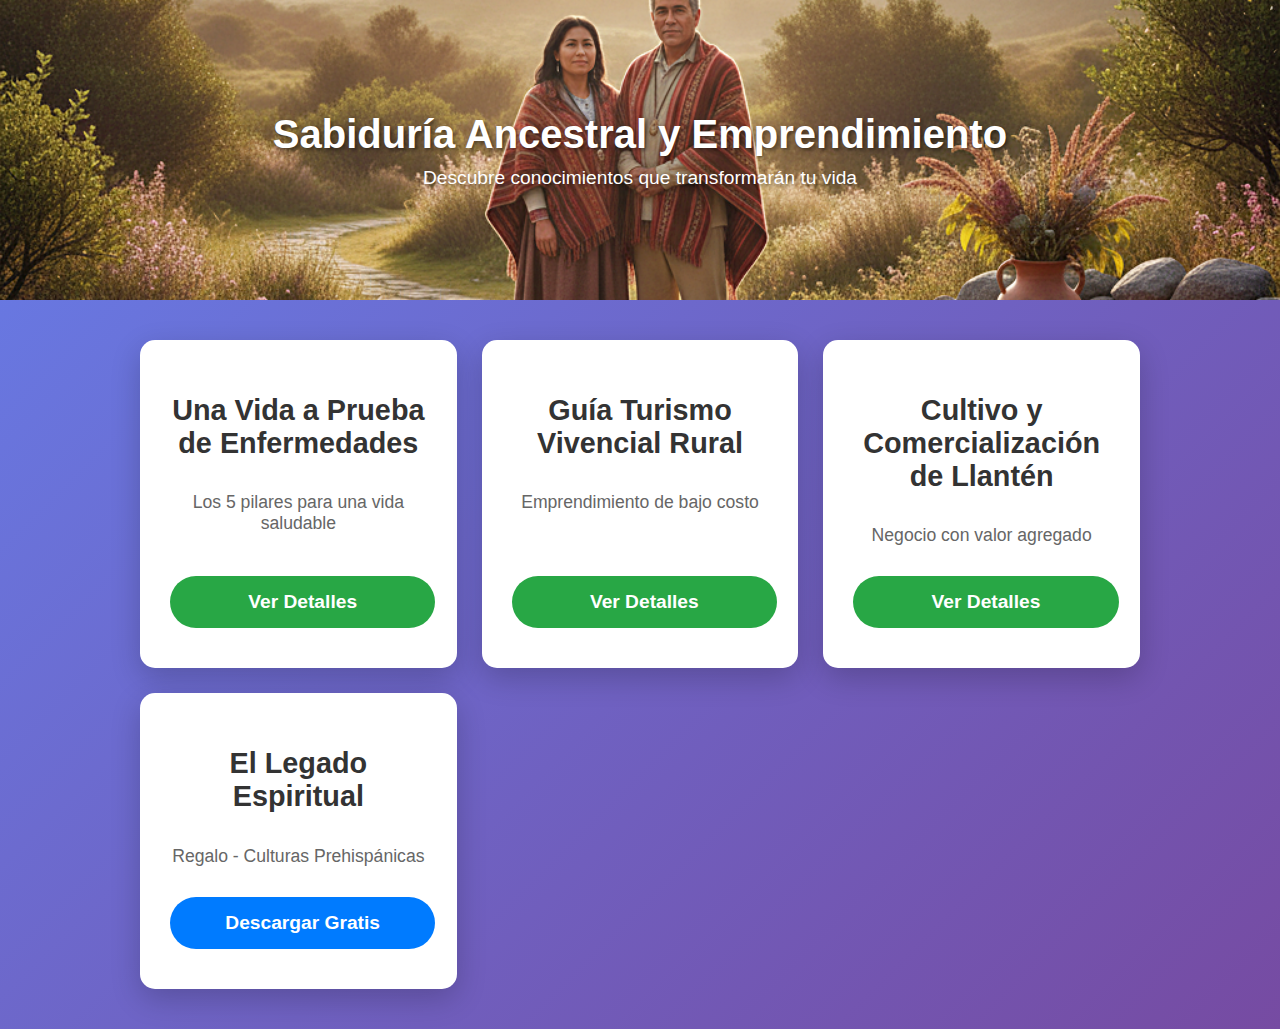
<file: index.html>
<!DOCTYPE html>
<html lang="es">
<head>
    <meta charset="UTF-8">
    <meta name="viewport" content="width=device-width, initial-scale=1.0">
    <title>Libros Digitales - Cultura y Emprendimiento</title>
    <link rel="stylesheet" href="estilos.css">
</head>
<body>
    <!-- Banner Superior -->
    <header class="banner">
        <div class="banner-content">
            <h1>Sabiduría Ancestral y Emprendimiento</h1>
            <p>Descubre conocimientos que transformarán tu vida</p>
        </div>
    </header>

    <!-- Contenido Principal -->
    <main class="container">
        <div class="producto">
            <h2>Una Vida a Prueba de Enfermedades</h2>
            <p>Los 5 pilares para una vida saludable</p>
            <a href="salud/index.html" class="btn-comprar">Ver Detalles</a>
        </div>

        <div class="producto">
            <h2>Guía Turismo Vivencial Rural</h2>
            <p>Emprendimiento de bajo costo</p>
            <a href="turismo/index.html" class="btn-comprar">Ver Detalles</a>
        </div>

        <div class="producto">
            <h2>Cultivo y Comercialización de Llantén</h2>
            <p>Negocio con valor agregado</p>
            <a href="llanten/index.html" class="btn-comprar">Ver Detalles</a>
        </div>

        <div class="producto">
            <h2>El Legado Espiritual</h2>
            <p>Regalo - Culturas Prehispánicas</p>
            <a href="espiritualidad/index.html" class="btn-gratis">Descargar Gratis</a>
        </div>
    </main>
</body>
</html>
</file>
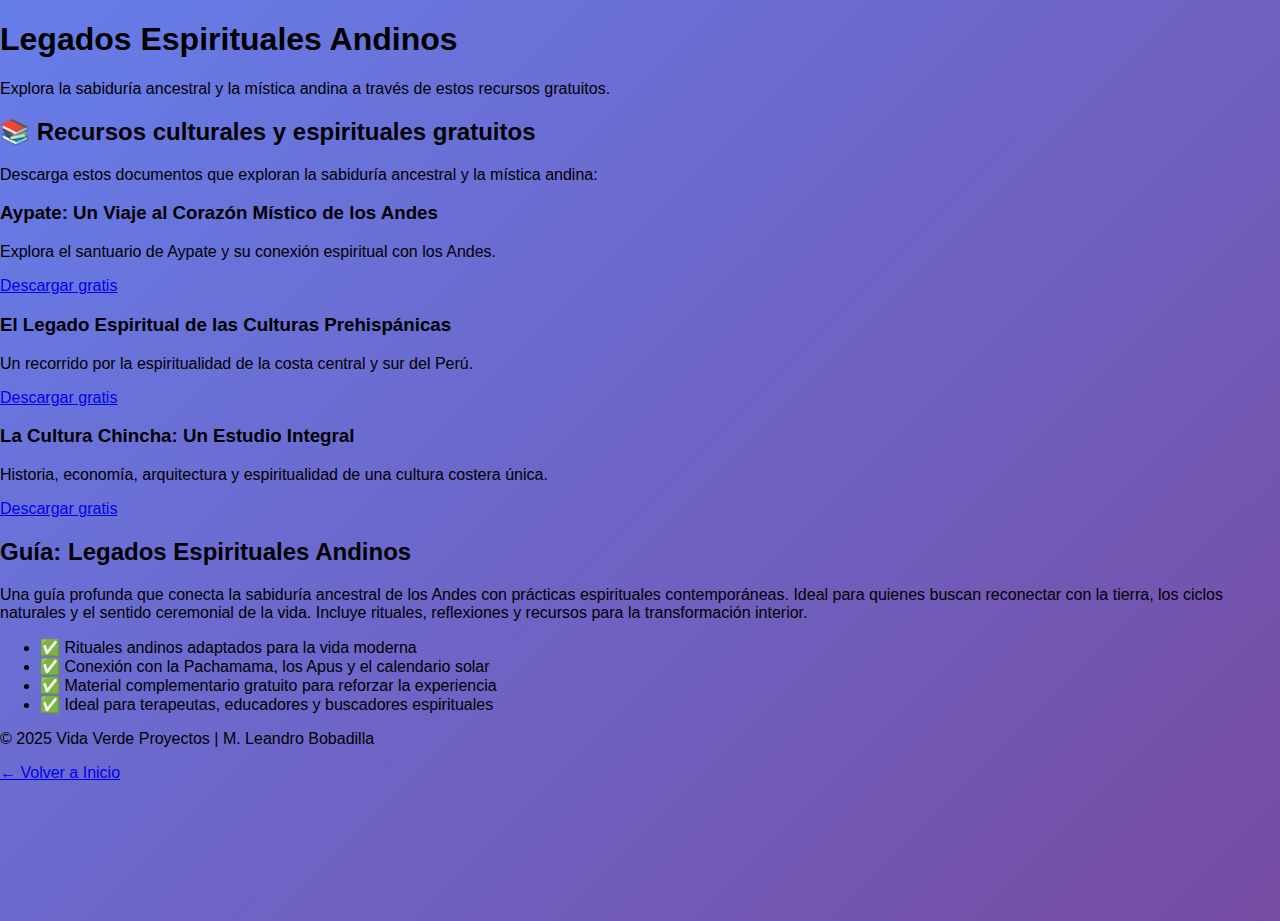
<file: Espiritualidad/index.html>
<!DOCTYPE html>
<html lang="es">
<head>
  <meta charset="UTF-8">
  <title>Legados Espirituales Andinos - Recursos Gratuitos</title>
  <link rel="stylesheet" href="../estilos.css">
</head>
<body>

  <header>
    <h1>Legados Espirituales Andinos</h1>
    <p>Explora la sabiduría ancestral y la mística andina a través de estos recursos gratuitos.</p>
  </header>

  <section class="recursos-gratuitos">
    <h2>📚 Recursos culturales y espirituales gratuitos</h2>
    <p>Descarga estos documentos que exploran la sabiduría ancestral y la mística andina:</p>
    
    <div class="cards">
      <div class="card">
        <h3>Aypate: Un Viaje al Corazón Místico de los Andes</h3>
        <p>Explora el santuario de Aypate y su conexión espiritual con los Andes.</p>
        <a href="Aypate.pdf" target="_blank" class="button">Descargar gratis</a>
      </div>

      <div class="card">
        <h3>El Legado Espiritual de las Culturas Prehispánicas</h3>
        <p>Un recorrido por la espiritualidad de la costa central y sur del Perú.</p>
        <a href="LegadoEspiritual.pdf" target="_blank" class="button">Descargar gratis</a>
      </div>

      <div class="card">
        <h3>La Cultura Chincha: Un Estudio Integral</h3>
        <p>Historia, economía, arquitectura y espiritualidad de una cultura costera única.</p>
        <a href="CulturaChincha.pdf" target="_blank" class="button">Descargar gratis</a>
      </div>
    </div>
  </section>

  <section>
    <h2>Guía: Legados Espirituales Andinos</h2>
    <p>Una guía profunda que conecta la sabiduría ancestral de los Andes con prácticas espirituales contemporáneas. Ideal para quienes buscan reconectar con la tierra, los ciclos naturales y el sentido ceremonial de la vida. Incluye rituales, reflexiones y recursos para la transformación interior.</p>
    <ul>
      <li>✅ Rituales andinos adaptados para la vida moderna</li>
      <li>✅ Conexión con la Pachamama, los Apus y el calendario solar</li>
      <li>✅ Material complementario gratuito para reforzar la experiencia</li>
      <li>✅ Ideal para terapeutas, educadores y buscadores espirituales</li>
    </ul>
   </section>

  <footer>
    <p>© 2025 Vida Verde Proyectos | M. Leandro Bobadilla</p>
    <a href="../index.html">← Volver a Inicio</a>
  </footer>

</body>
</html>
</file>
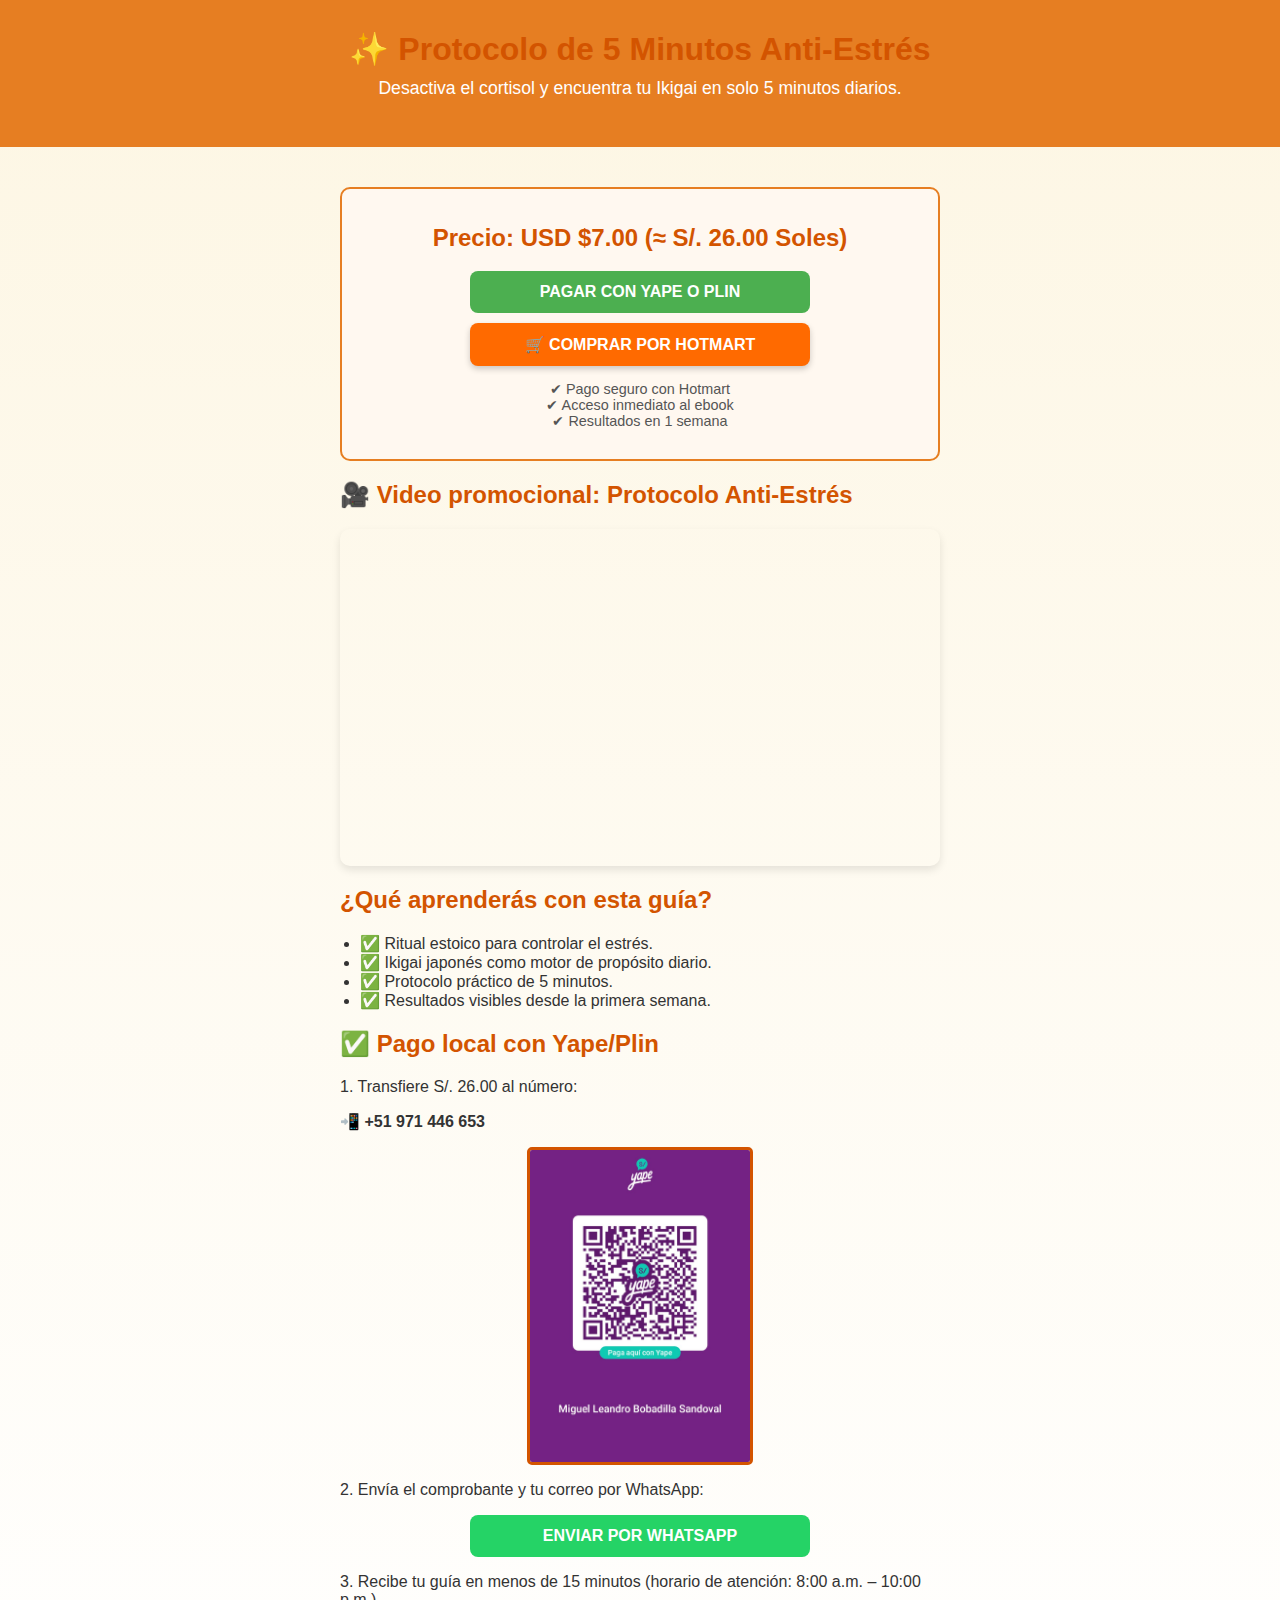
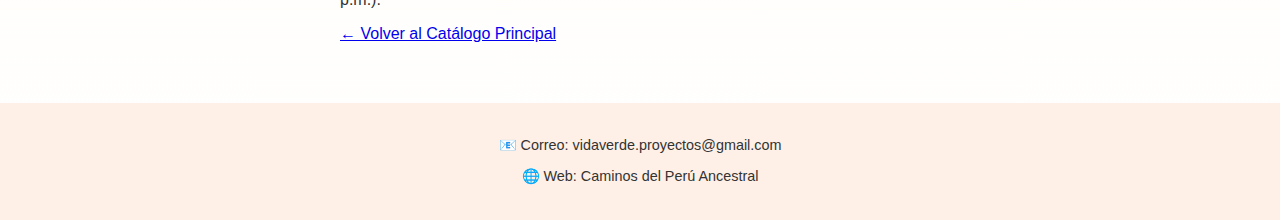
<file: Protocolo/Index.html>
<!DOCTYPE html>
<html lang="es">
<head>
  <meta charset="UTF-8">
  <meta name="viewport" content="width=device-width, initial-scale=1.0">
  <title>Protocolo de 5 Minutos Anti-Estrés</title>
  <style>
    body {
      font-family: Arial, sans-serif;
      margin: 0;
      padding: 0;
      background: linear-gradient(to bottom, #fdf6e3, #ffffff);
      color: #333;
    }
    main {
      max-width: 600px;
      margin: auto;
      padding: 20px;
    }
    h1, h2 {
      color: #d35400;
    }
    header {
      background-color: #e67e22;
      color: white;
      text-align: center;
      padding: 30px 20px;
    }
    header h1 {
      margin: 0;
      font-size: 2em;
    }
    header p {
      margin-top: 10px;
      font-size: 1.1em;
    }
    .bloque-compra {
      border: 2px solid #e67e22;
      border-radius: 10px;
      padding: 15px;
      margin: 20px 0;
      text-align: center;
      background-color: #fff8f0;
    }
    .btn {
      display: block;
      margin: 10px auto;
      padding: 12px 20px;
      border-radius: 8px;
      text-decoration: none;
      font-weight: bold;
      text-transform: uppercase;
      width: 90%;
      max-width: 300px;
      text-align: center;
    }
    .btn-local {
      background-color: #4caf50;
      color: white;
    }
    .btn-hotmart {
      background-color: #FF6A00; /* Naranja Hotmart */
      color: #fff;
      border: none;
      box-shadow: 0 3px 6px rgba(0,0,0,0.2);
      transition: background 0.3s ease, transform 0.2s ease;
    }
    .btn-hotmart:hover {
      background-color: #E55A00;
      transform: scale(1.05);
    }
    .btn-whatsapp {
      background-color: #25d366;
      color: white;
    }
    .qr-yape {
      max-width: 220px;
      height: auto;
      margin: 15px auto;
      border: 3px solid #d35400;
      border-radius: 5px;
      display: block;
    }
    ul {
      padding-left: 20px;
    }
    footer {
      text-align: center;
      font-size: 0.9em;
      margin-top: 40px;
      padding: 20px;
      background-color: #fef0e6;
    }
    footer a {
      color: #d35400;
      text-decoration: none;
      font-weight: bold;
    }
    /* 🎥 Video responsivo */
    .video-container {
      position: relative;
      padding-bottom: 56.25%;
      height: 0;
      overflow: hidden;
      max-width: 100%;
      margin: 20px 0;
      border-radius: 10px;
      box-shadow: 0 4px 8px rgba(0,0,0,0.1);
    }
    .video-container iframe {
      position: absolute;
      top: 0;
      left: 0;
      width: 100%;
      height: 100%;
      border: 0;
    }
  </style>
</head>
<body>

  <header>
    <h1>✨ Protocolo de 5 Minutos Anti-Estrés</h1>
    <p>Desactiva el cortisol y encuentra tu Ikigai en solo 5 minutos diarios.</p>
  </header>

  <main>
    <div class="bloque-compra">
      <h2>Precio: USD $7.00 (≈ S/. 26.00 Soles)</h2>
      <a href="#pago-local" class="btn btn-local">Pagar con Yape o Plin</a>
      <a href="https://pay.hotmart.com/Y103153008A" class="btn btn-hotmart" target="_blank">🛒 Comprar por Hotmart</a>
      <p style="margin-top:15px; font-size:0.9em; color:#555;">
        ✔ Pago seguro con Hotmart<br>
        ✔ Acceso inmediato al ebook<br>
        ✔ Resultados en 1 semana
      </p>
    </div>

    <!-- 🎥 Video promocional -->
    <h2>🎥 Video promocional: Protocolo Anti-Estrés</h2>
    <div class="video-container">
      <iframe src="https://www.youtube.com/embed/tu-video-id" 
      title="Video Protocolo Anti-Estrés" allowfullscreen></iframe>
    </div>

    <h2>¿Qué aprenderás con esta guía?</h2>
    <ul>
      <li>✅ Ritual estoico para controlar el estrés.</li>
      <li>✅ Ikigai japonés como motor de propósito diario.</li>
      <li>✅ Protocolo práctico de 5 minutos.</li>
      <li>✅ Resultados visibles desde la primera semana.</li>
    </ul>

    <h2 id="pago-local">✅ Pago local con Yape/Plin</h2>
    <p>1. Transfiere S/. 26.00 al número:</p>
    <p><strong>📲 +51 971 446 653</strong></p>
    <img src="../qr-yape-miguel.jpg" alt="Código QR Yape Miguel Leandro" class="qr-yape">
    <p>2. Envía el comprobante y tu correo por WhatsApp:</p>
    <a href="https://wa.me/51971446653?text=Hola%2C%20acabo%20de%20pagar%20el%20Protocolo%20Anti-Estrés%20S%2F.%2026.00.%20Mi%20correo%20es%3A%20%5BAQUÍ%20MI%20CORREO%5D" class="btn btn-whatsapp" target="_blank">Enviar por WhatsApp</a>
    <p>3. Recibe tu guía en menos de 15 minutos (horario de atención: 8:00 a.m. – 10:00 p.m.).</p>

    <div class="retorno">
      <a href="https://leandrobobadilla.github.io/Estrategia-Digital/">← Volver al Catálogo Principal</a>
    </div>
  </main>

  <footer>
    <p>📧 Correo: vidaverde.proyectos@gmail.com</p>
    <p>🌐 Web: Caminos del Perú Ancestral</p>
  </footer>

</body>
</html>
</file>
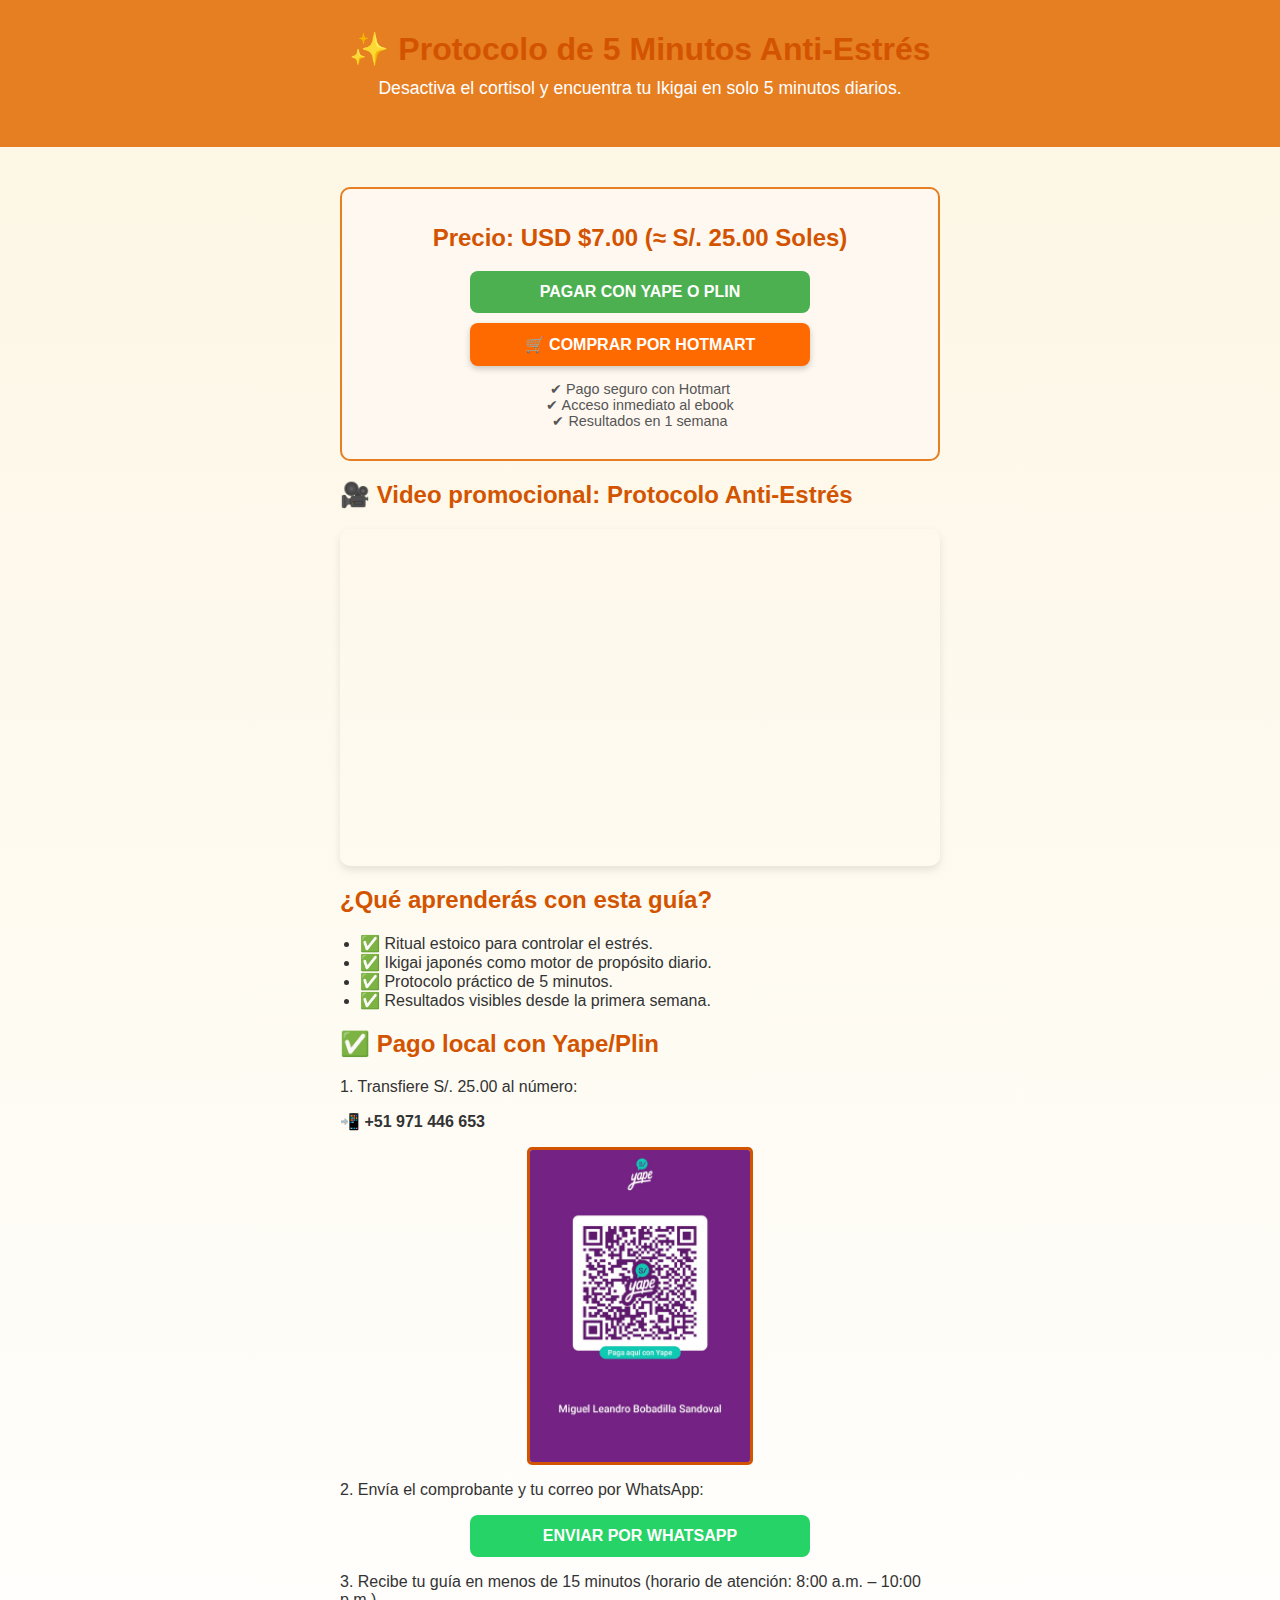
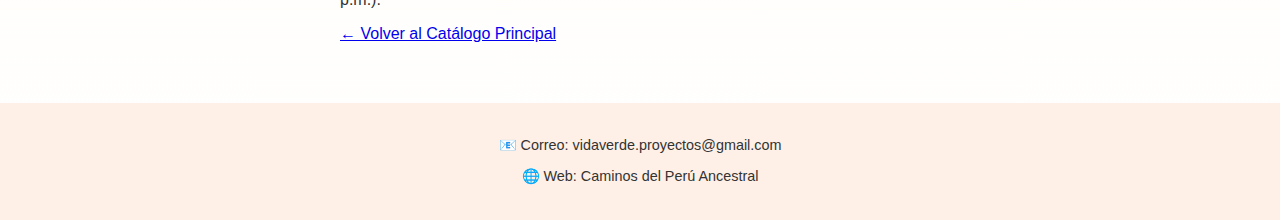
<file: Protocolo/index.html>
<!DOCTYPE html>
<html lang="es">
<head>
  <meta charset="UTF-8">
  <meta name="viewport" content="width=device-width, initial-scale=1.0">
  <title>Protocolo de 5 Minutos Anti-Estrés</title>
  <style>
    body {
      font-family: Arial, sans-serif;
      margin: 0;
      padding: 0;
      background: linear-gradient(to bottom, #fdf6e3, #ffffff);
      color: #333;
    }
    main {
      max-width: 600px;
      margin: auto;
      padding: 20px;
    }
    h1, h2 {
      color: #d35400;
    }
    header {
      background-color: #e67e22;
      color: white;
      text-align: center;
      padding: 30px 20px;
    }
    header h1 {
      margin: 0;
      font-size: 2em;
    }
    header p {
      margin-top: 10px;
      font-size: 1.1em;
    }
    .bloque-compra {
      border: 2px solid #e67e22;
      border-radius: 10px;
      padding: 15px;
      margin: 20px 0;
      text-align: center;
      background-color: #fff8f0;
    }
    .btn {
      display: block;
      margin: 10px auto;
      padding: 12px 20px;
      border-radius: 8px;
      text-decoration: none;
      font-weight: bold;
      text-transform: uppercase;
      width: 90%;
      max-width: 300px;
      text-align: center;
    }
    .btn-local {
      background-color: #4caf50;
      color: white;
    }
    .btn-hotmart {
      background-color: #FF6A00; /* Naranja Hotmart */
      color: #fff;
      border: none;
      box-shadow: 0 3px 6px rgba(0,0,0,0.2);
      transition: background 0.3s ease, transform 0.2s ease;
    }
    .btn-hotmart:hover {
      background-color: #E55A00;
      transform: scale(1.05);
    }
    .btn-whatsapp {
      background-color: #25d366;
      color: white;
    }
    .qr-yape {
      max-width: 220px;
      height: auto;
      margin: 15px auto;
      border: 3px solid #d35400;
      border-radius: 5px;
      display: block;
    }
    ul {
      padding-left: 20px;
    }
    footer {
      text-align: center;
      font-size: 0.9em;
      margin-top: 40px;
      padding: 20px;
      background-color: #fef0e6;
    }
    footer a {
      color: #d35400;
      text-decoration: none;
      font-weight: bold;
    }
    /* 🎥 Video responsivo */
    .video-container {
      position: relative;
      padding-bottom: 56.25%;
      height: 0;
      overflow: hidden;
      max-width: 100%;
      margin: 20px 0;
      border-radius: 10px;
      box-shadow: 0 4px 8px rgba(0,0,0,0.1);
    }
    .video-container iframe {
      position: absolute;
      top: 0;
      left: 0;
      width: 100%;
      height: 100%;
      border: 0;
    }
  </style>
</head>
<body>

  <header>
    <h1>✨ Protocolo de 5 Minutos Anti-Estrés</h1>
    <p>Desactiva el cortisol y encuentra tu Ikigai en solo 5 minutos diarios.</p>
  </header>

  <main>
    <div class="bloque-compra">
      <h2>Precio: USD $7.00 (≈ S/. 25.00 Soles)</h2>
      <a href="#pago-local" class="btn btn-local">Pagar con Yape o Plin</a>
      <a href="https://pay.hotmart.com/E103194138M" class="btn btn-hotmart" target="_blank">🛒 Comprar por Hotmart</a>
      <p style="margin-top:15px; font-size:0.9em; color:#555;">
        ✔ Pago seguro con Hotmart<br>
        ✔ Acceso inmediato al ebook<br>
        ✔ Resultados en 1 semana
      </p>
    </div>

    <!-- 🎥 Video promocional -->
    <h2>🎥 Video promocional: Protocolo Anti-Estrés</h2>
    <div class="video-container">
      <iframe src="https://www.youtube.com/embed/voT_ha6dTU0" 
      title="Video Protocolo Anti-Estrés" allowfullscreen></iframe>
    </div>

    <h2>¿Qué aprenderás con esta guía?</h2>
    <ul>
      <li>✅ Ritual estoico para controlar el estrés.</li>
      <li>✅ Ikigai japonés como motor de propósito diario.</li>
      <li>✅ Protocolo práctico de 5 minutos.</li>
      <li>✅ Resultados visibles desde la primera semana.</li>
    </ul>

    <h2 id="pago-local">✅ Pago local con Yape/Plin</h2>
    <p>1. Transfiere S/. 25.00 al número:</p>
    <p><strong>📲 +51 971 446 653</strong></p>
    <img src="../qr-yape-miguel.jpg" alt="Código QR Yape Miguel Leandro" class="qr-yape">
    <p>2. Envía el comprobante y tu correo por WhatsApp:</p>
    <a href="https://wa.me/51971446653?text=Hola%2C%20acabo%20de%20pagar%20el%20Protocolo%20Anti-Estrés%20S%2F.%2025.00.%20Mi%20correo%20es%3A%20%5BAQUÍ%20MI%20CORREO%5D" class="btn btn-whatsapp" target="_blank">Enviar por WhatsApp</a>
    <p>3. Recibe tu guía en menos de 15 minutos (horario de atención: 8:00 a.m. – 10:00 p.m.).</p>

    <div class="retorno">
      <a href="https://leandrobobadilla.github.io/Estrategia-Digital/">← Volver al Catálogo Principal</a>
    </div>
  </main>

  <footer>
    <p>📧 Correo: vidaverde.proyectos@gmail.com</p>
    <p>🌐 Web: Caminos del Perú Ancestral</p>
  </footer>

</body>
</html>
</file>
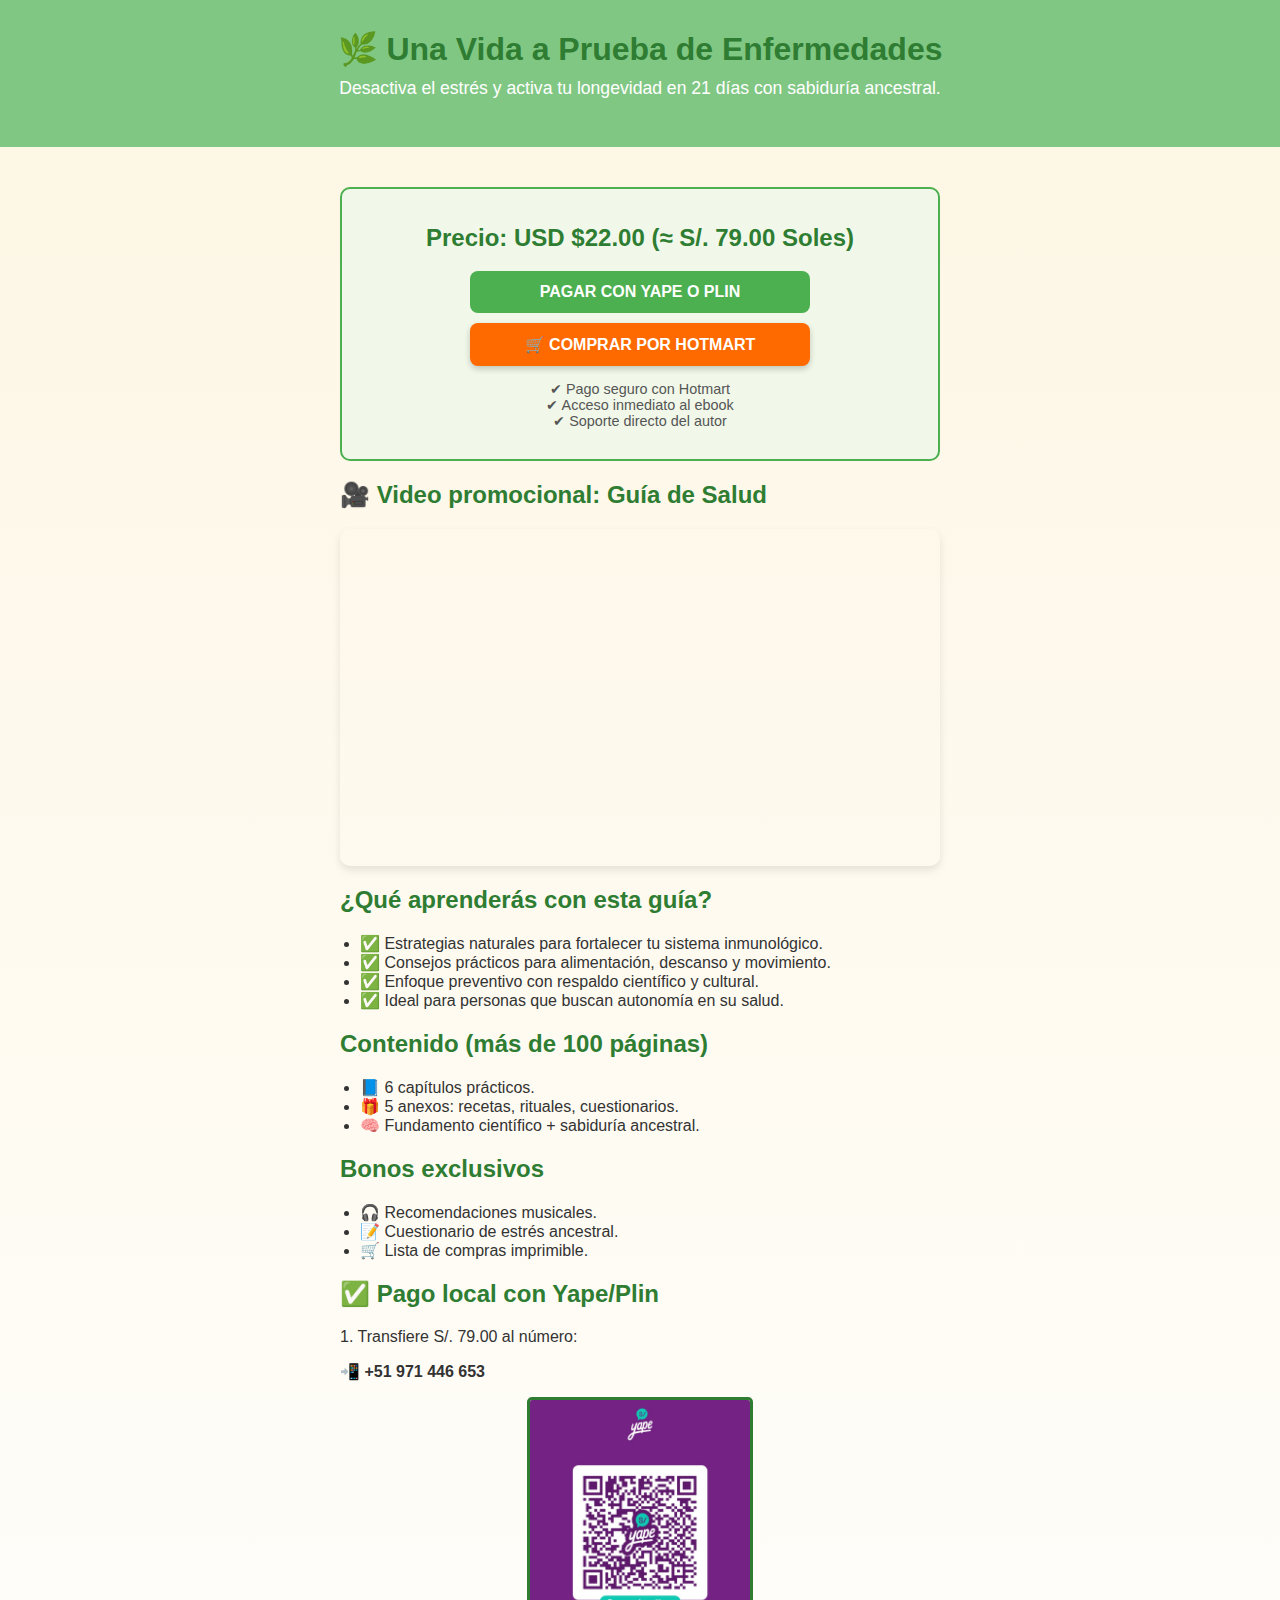
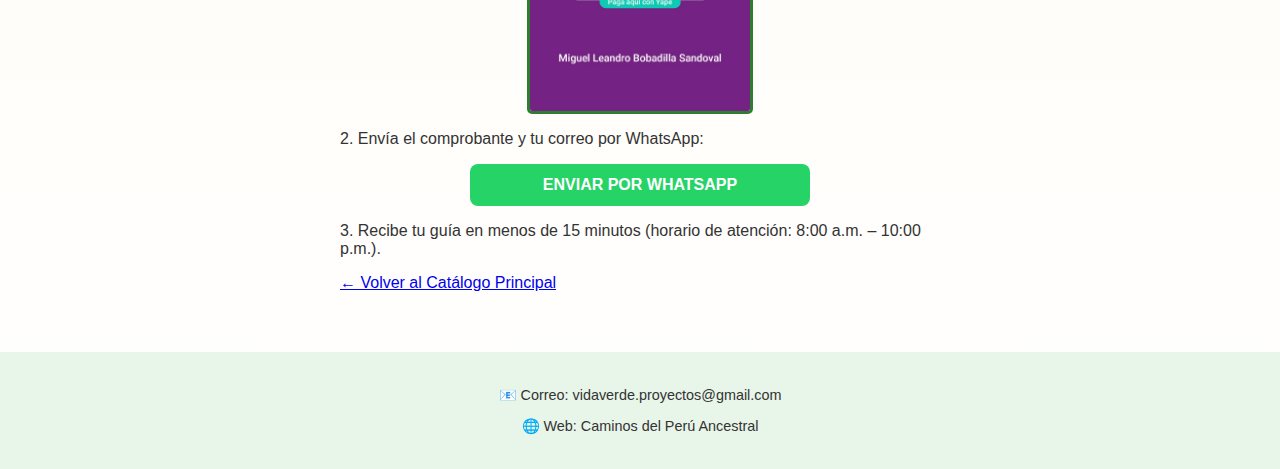
<file: Salud/index.html>
<!DOCTYPE html>
<html lang="es">
<head>
  <meta charset="UTF-8">
  <meta name="viewport" content="width=device-width, initial-scale=1.0">
  <title>Una Vida a Prueba de Enfermedades</title>
  <style>
    body {
      font-family: Arial, sans-serif;
      margin: 0;
      padding: 0;
      background: linear-gradient(to bottom, #fdf6e3, #ffffff);
      color: #333;
    }
    main {
      max-width: 600px;
      margin: auto;
      padding: 20px;
    }
    h1, h2 {
      color: #2e7d32;
    }
    header {
      background-color: #81c784;
      color: white;
      text-align: center;
      padding: 30px 20px;
    }
    header h1 {
      margin: 0;
      font-size: 2em;
    }
    header p {
      margin-top: 10px;
      font-size: 1.1em;
    }
    .bloque-compra {
      border: 2px solid #4caf50;
      border-radius: 10px;
      padding: 15px;
      margin: 20px 0;
      text-align: center;
      background-color: #f1f8e9;
    }
    .btn {
      display: block;
      margin: 10px auto;
      padding: 12px 20px;
      border-radius: 8px;
      text-decoration: none;
      font-weight: bold;
      text-transform: uppercase;
      width: 90%;
      max-width: 300px;
      text-align: center;
    }
    .btn-local {
      background-color: #4caf50;
      color: white;
    }
    .btn-hotmart {
      background-color: #FF6A00; /* Naranja Hotmart */
      color: #fff;
      border: none;
      box-shadow: 0 3px 6px rgba(0,0,0,0.2);
      transition: background 0.3s ease;
    }
    .btn-hotmart:hover {
      background-color: #E55A00; /* tono más oscuro */
    }
    .btn-whatsapp {
      background-color: #25d366;
      color: white;
    }
    .qr-yape {
      max-width: 220px;
      height: auto;
      margin: 15px auto;
      border: 3px solid #2e7d32;
      border-radius: 5px;
      display: block;
    }
    ul {
      padding-left: 20px;
    }
    footer {
      text-align: center;
      font-size: 0.9em;
      margin-top: 40px;
      padding: 20px;
      background-color: #e8f5e9;
    }
    footer a {
      color: #2e7d32;
      text-decoration: none;
      font-weight: bold;
    }

    /* 🎥 Estilo para videos responsivos */
    .video-container {
      position: relative;
      padding-bottom: 56.25%; /* proporción 16:9 */
      height: 0;
      overflow: hidden;
      max-width: 100%;
      margin: 20px 0;
      border-radius: 10px;
      box-shadow: 0 4px 8px rgba(0,0,0,0.1);
    }
    .video-container iframe {
      position: absolute;
      top: 0;
      left: 0;
      width: 100%;
      height: 100%;
      border: 0;
    }

    /* 📱 Media Queries para responsive */
    @media (max-width: 768px) {
      main {
        padding: 15px;
      }
      header h1 {
        font-size: 1.6em;
      }
      header p {
        font-size: 1em;
      }
      h2 {
        font-size: 1.3em;
      }
      .btn {
        font-size: 0.95em;
        padding: 10px 15px;
      }
      .qr-yape {
        max-width: 180px;
      }
    }

    @media (max-width: 480px) {
      h1 {
        font-size: 1.4em;
      }
      h2 {
        font-size: 1.2em;
      }
      p, li {
        font-size: 0.95em;
        line-height: 1.4em;
      }
      .btn {
        width: 100%;
        max-width: none;
        font-size: 0.9em;
      }
      .qr-yape {
        max-width: 150px;
      }
    }
  </style>
</head>
<body>

  <header>
    <h1>🌿 Una Vida a Prueba de Enfermedades</h1>
    <p>Desactiva el estrés y activa tu longevidad en 21 días con sabiduría ancestral.</p>
  </header>

  <main>
    <div class="bloque-compra">
      <h2>Precio: USD $22.00 (≈ S/. 79.00 Soles)</h2>
      <a href="#pago-local" class="btn btn-local">Pagar con Yape o Plin</a>
      <a href="https://pay.hotmart.com/L103199268U" class="btn btn-hotmart" target="_blank">🛒 Comprar por Hotmart</a>
      <p style="margin-top:15px; font-size:0.9em; color:#555;">
        ✔ Pago seguro con Hotmart<br>
        ✔ Acceso inmediato al ebook<br>
        ✔ Soporte directo del autor
      </p>
    </div>

    <!-- 🎥 Video promocional -->
    <h2>🎥 Video promocional: Guía de Salud</h2>
    <div class="video-container">
      <iframe src="https://www.youtube.com/embed/DJchHzL0z44" 
      title="Video Guía Salud" allowfullscreen></iframe>
    </div>

    <h2>¿Qué aprenderás con esta guía?</h2>
    <ul>
      <li>✅ Estrategias naturales para fortalecer tu sistema inmunológico.</li>
      <li>✅ Consejos prácticos para alimentación, descanso y movimiento.</li>
      <li>✅ Enfoque preventivo con respaldo científico y cultural.</li>
      <li>✅ Ideal para personas que buscan autonomía en su salud.</li>
    </ul>

    <h2>Contenido (más de 100 páginas)</h2>
    <ul>
      <li>📘 6 capítulos prácticos.</li>
      <li>🎁 5 anexos: recetas, rituales, cuestionarios.</li>
      <li>🧠 Fundamento científico + sabiduría ancestral.</li>
    </ul>

    <h2>Bonos exclusivos</h2>
    <ul>
      <li>🎧 Recomendaciones musicales.</li>
      <li>📝 Cuestionario de estrés ancestral.</li>
      <li>🛒 Lista de compras imprimible.</li>
    </ul>

    <h2 id="pago-local">✅ Pago local con Yape/Plin</h2>
    <p>1. Transfiere S/. 79.00 al número:</p>
    <p><strong>📲 +51 971 446 653</strong></p>
    <img src="../qr-yape-miguel.jpg" alt="Código QR Yape Miguel Leandro" class="qr-yape">
    <p>2. Envía el comprobante y tu correo por WhatsApp:</p>
    <a href="https://wa.me/51971446653?text=Hola%2C%20acabo%20de%20pagar%20la%20Guía%20de%20Salud%20S%2F.%2075.00.%20Mi%20correo%20es%3A%20%5BAQUÍ%20MI%20CORREO%5D" class="btn btn-whatsapp" target="_blank">Enviar por WhatsApp</a>
    <p>3. Recibe tu guía en menos de 15 minutos (horario de atención: 8:00 a.m. – 10:00 p.m.).</p>

    <div class="retorno">
      <a href="https://leandrobobadilla.github.io/Estrategia-Digital/">← Volver al Catálogo Principal</a>
    </div>
  </main>

  <footer>
    <p>📧 Correo: vidaverde.proyectos@gmail.com</p>
    <p>🌐 Web: Caminos del Perú Ancestral</p>
  </footer>

</body>
</html>
</file>
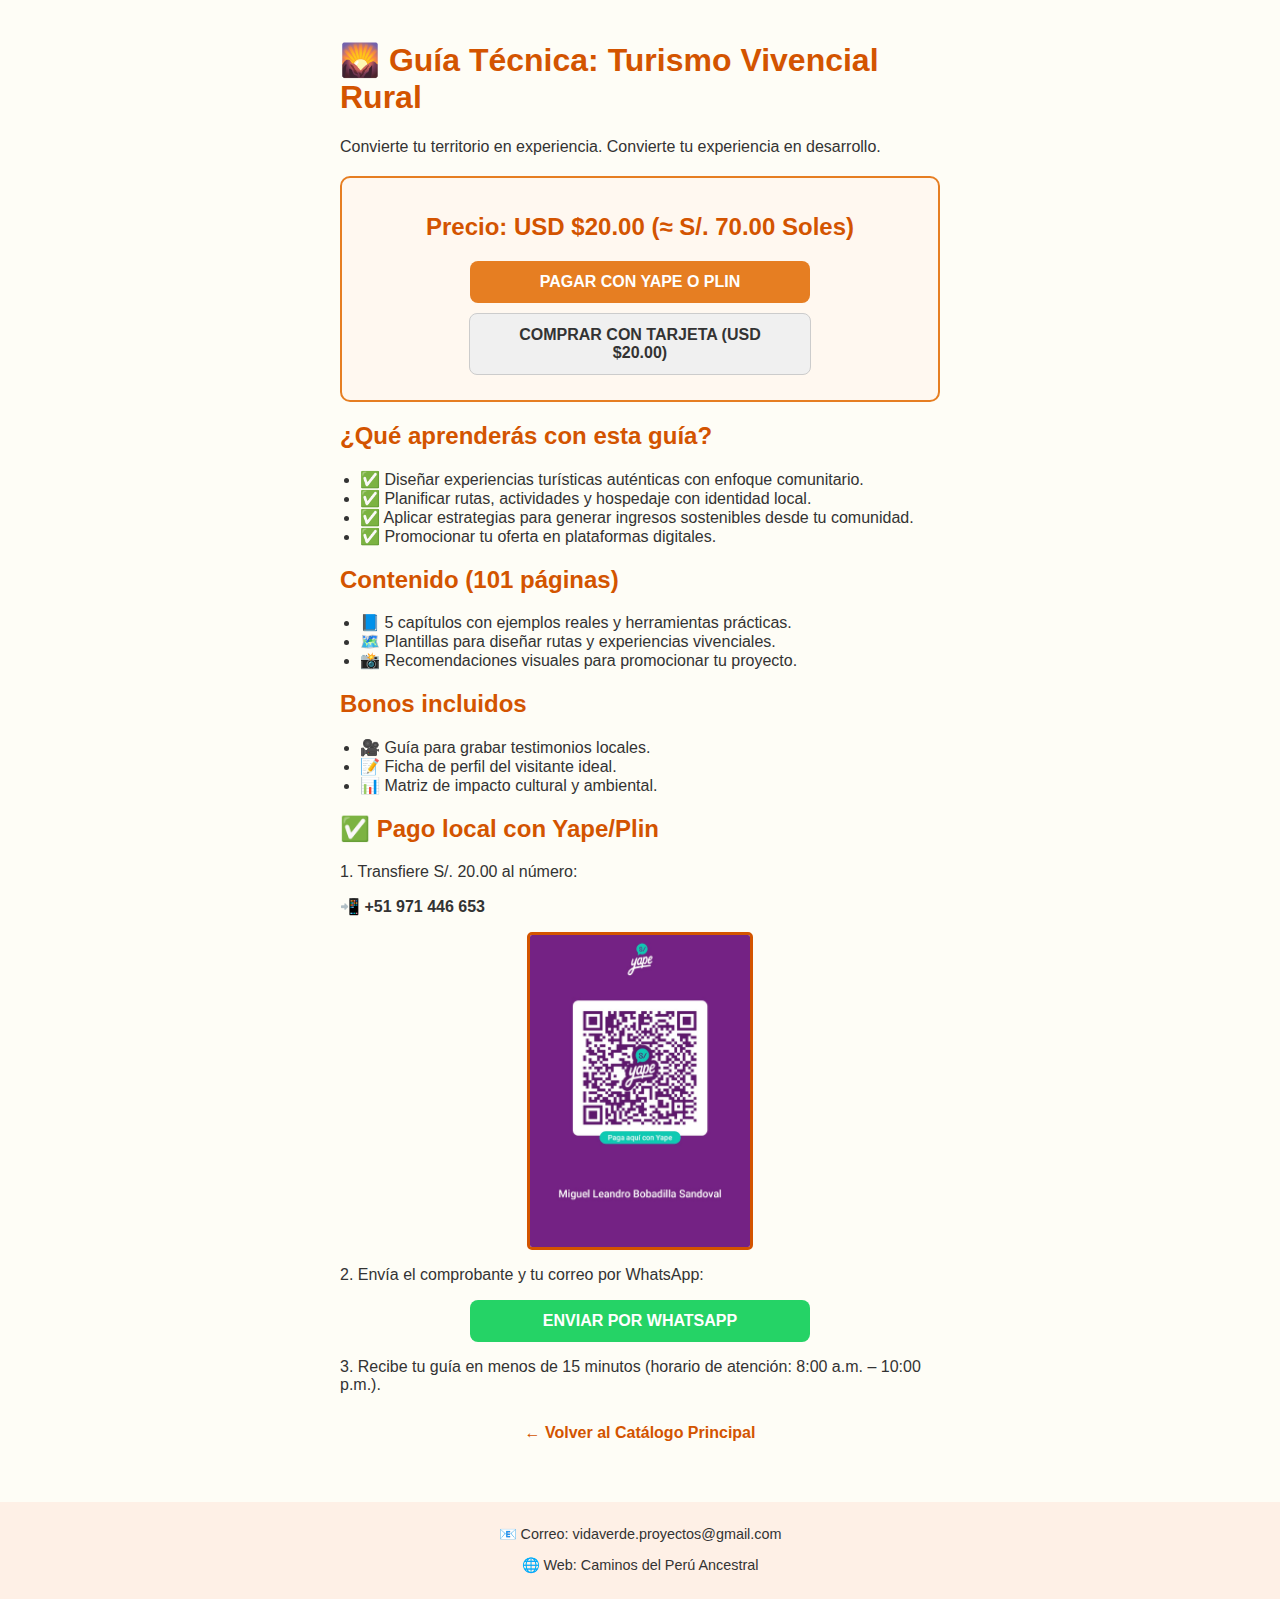
<file: Turismo/index.html>
<!DOCTYPE html>
<html lang="es">
<head>
  <meta charset="UTF-8">
  <meta name="viewport" content="width=device-width, initial-scale=1.0">
  <title>Guía Técnica: Turismo Vivencial Rural</title>
  <style>
    body {
      font-family: Arial, sans-serif;
      margin: 0;
      padding: 0;
      background-color: #fefdf6;
      color: #333;
    }
    main {
      max-width: 600px;
      margin: auto;
      padding: 20px;
    }
    h1, h2 {
      color: #d35400;
    }
    .bloque-compra {
      border: 2px solid #e67e22;
      border-radius: 10px;
      padding: 15px;
      margin: 20px 0;
      text-align: center;
      background-color: #fff8f0;
    }
    .btn {
      display: block;
      margin: 10px auto;
      padding: 12px 20px;
      border-radius: 8px;
      text-decoration: none;
      font-weight: bold;
      text-transform: uppercase;
      width: 90%;
      max-width: 300px;
      text-align: center;
    }
    .btn-local {
      background-color: #e67e22;
      color: white;
    }
    .btn-global {
      background-color: #f0f0f0;
      color: #333;
      border: 1px solid #ccc;
    }
    .btn-whatsapp {
      background-color: #25d366;
      color: white;
    }
    .qr-yape {
      max-width: 220px;
      height: auto;
      margin: 15px auto;
      border: 3px solid #d35400;
      border-radius: 5px;
      display: block;
    }
    ul {
      padding-left: 20px;
    }
    footer {
      text-align: center;
      font-size: 0.9em;
      margin-top: 40px;
      padding: 10px;
      background-color: #fef0e6;
    }
    .retorno {
      text-align: center;
      margin-top: 30px;
    }
    .retorno a {
      text-decoration: none;
      color: #d35400;
      font-weight: bold;
    }

    /* 📱 Media Queries para responsive */
    @media (max-width: 768px) {
      main {
        padding: 15px;
      }
      h1 {
        font-size: 1.6em;
        text-align: center;
      }
      h2 {
        font-size: 1.3em;
      }
      .btn {
        font-size: 0.95em;
        padding: 10px 15px;
      }
      .qr-yape {
        max-width: 180px;
      }
    }

    @media (max-width: 480px) {
      h1 {
        font-size: 1.4em;
      }
      h2 {
        font-size: 1.2em;
      }
      p, li {
        font-size: 0.95em;
        line-height: 1.4em;
      }
      .btn {
        width: 100%;
        max-width: none;
        font-size: 0.9em;
      }
      .qr-yape {
        max-width: 150px;
      }
    }
  </style>
</head>
<body>

  <main>
    <h1>🌄 Guía Técnica: Turismo Vivencial Rural</h1>
    <p>Convierte tu territorio en experiencia. Convierte tu experiencia en desarrollo.</p>

 <div class="bloque-compra">
  <h2>Precio: USD $20.00 (≈ S/. 70.00 Soles)</h2>
  <a href="#pago-local" class="btn btn-local">Pagar con Yape o Plin</a>
  <a href="https://leandrobobadilla.gumroad.com/l/dqfprx" class="btn btn-global" target="_blank">Comprar con Tarjeta (USD $20.00)</a>
 </div>

    <h2>¿Qué aprenderás con esta guía?</h2>
    <ul>
      <li>✅ Diseñar experiencias turísticas auténticas con enfoque comunitario.</li>
      <li>✅ Planificar rutas, actividades y hospedaje con identidad local.</li>
      <li>✅ Aplicar estrategias para generar ingresos sostenibles desde tu comunidad.</li>
      <li>✅ Promocionar tu oferta en plataformas digitales.</li>
    </ul>

    <h2>Contenido (101 páginas)</h2>
    <ul>
      <li>📘 5 capítulos con ejemplos reales y herramientas prácticas.</li>
      <li>🗺️ Plantillas para diseñar rutas y experiencias vivenciales.</li>
      <li>📸 Recomendaciones visuales para promocionar tu proyecto.</li>
    </ul>

    <h2>Bonos incluidos</h2>
    <ul>
      <li>🎥 Guía para grabar testimonios locales.</li>
      <li>📝 Ficha de perfil del visitante ideal.</li>
      <li>📊 Matriz de impacto cultural y ambiental.</li>
    </ul>

    <h2 id="pago-local">✅ Pago local con Yape/Plin</h2>
    <p>1. Transfiere S/. 20.00 al número:</p>
    <p><strong>📲 +51 971 446 653</strong></p>
    <img src="../qr-yape-miguel.jpg" alt="Código QR Yape Miguel Leandro" class="qr-yape">
    <p>2. Envía el comprobante y tu correo por WhatsApp:</p>
    <a href="https://wa.me/51971446653?text=Hola%2C%20acabo%20de%20pagar%20la%20Guía%20de%20Turismo%20Vivencial%20S%2F.%2020.00.%20Mi%20correo%20es%3A%20%5BAQUÍ%20MI%20CORREO%5D" class="btn btn-whatsapp" target="_blank">Enviar por WhatsApp</a>
    <p>3. Recibe tu guía en menos de 15 minutos (horario de atención: 8:00 a.m. – 10:00 p.m.).</p>

    <div class="retorno">
      <a href="https://leandrobobadilla.github.io/Estrategia-Digital/">← Volver al Catálogo Principal</a>
    </div>
  </main>

  <footer>
    <p>📧 Correo: vidaverde.proyectos@gmail.com</p>
    <p>🌐 Web: Caminos del Perú Ancestral</p>
  </footer>

</body>
</html>
</file>
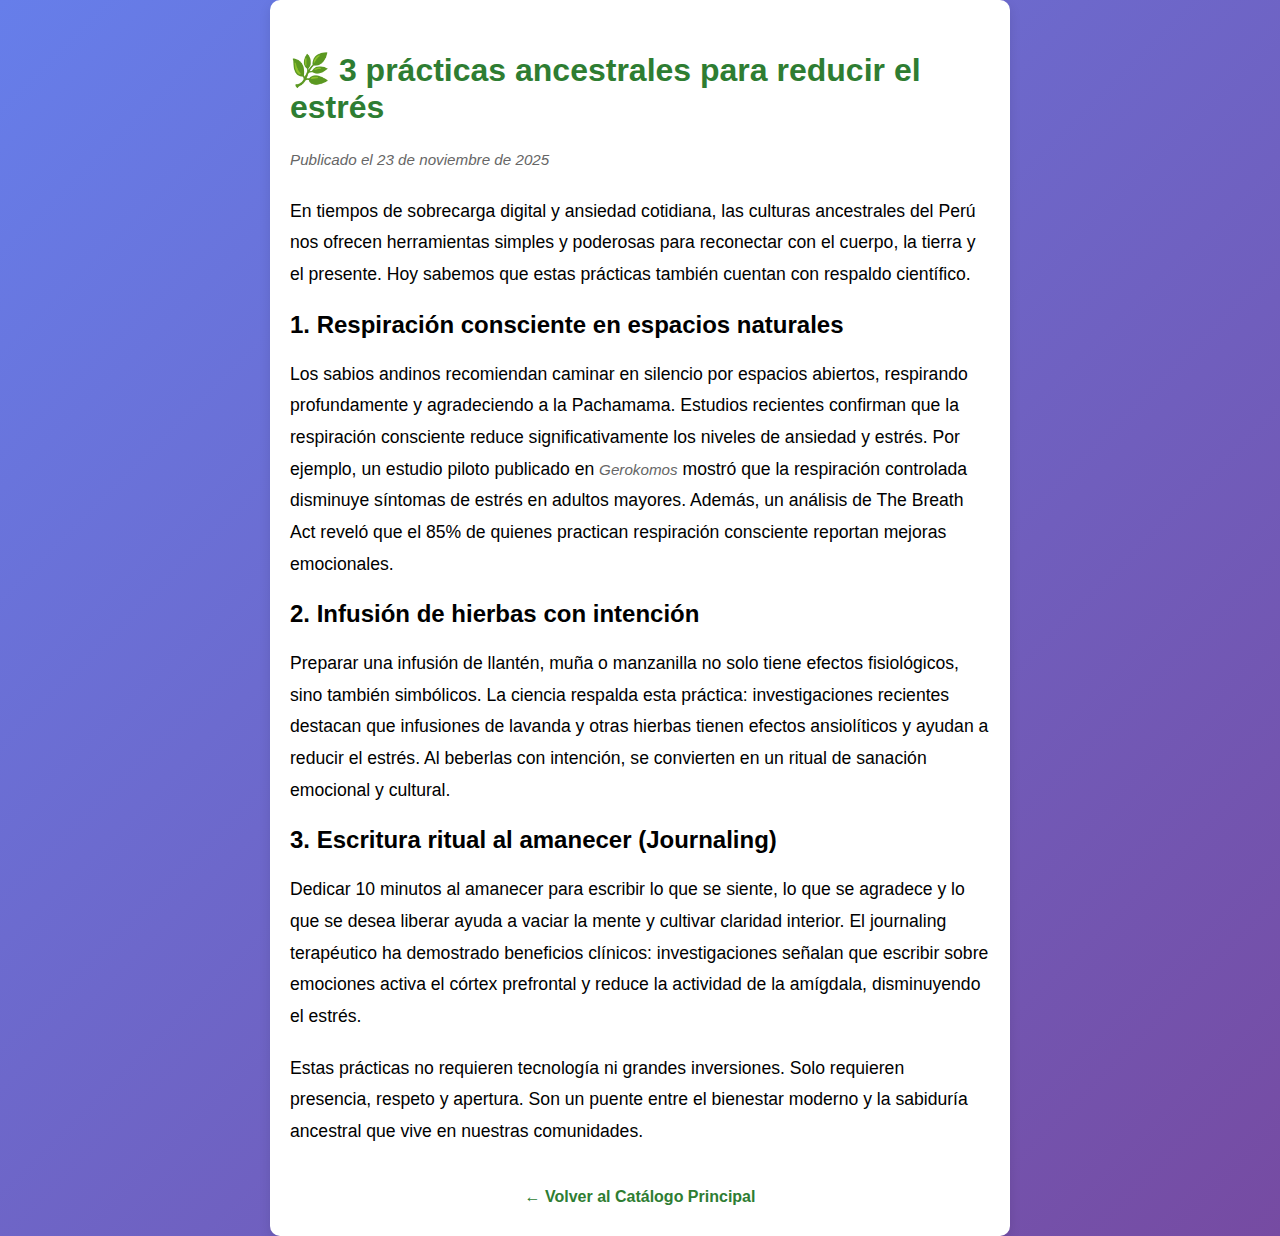
<file: blog/articulo1.html>
<!DOCTYPE html>
<html lang="es">
<head>
  <meta charset="UTF-8">
  <meta name="viewport" content="width=device-width, initial-scale=1.0">
  <title>3 prácticas ancestrales para reducir el estrés</title>
  <link rel="stylesheet" href="../estilos.css">
  <style>
    .articulo {
      max-width: 700px;
      margin: auto;
      padding: 30px 20px;
      background-color: #ffffff;
      box-shadow: 0 4px 12px rgba(0,0,0,0.1);
      border-radius: 10px;
    }
    .articulo h1 {
      color: #2e7d32;
      font-size: 2rem;
      margin-bottom: 10px;
    }
    .articulo p {
      font-size: 1.1rem;
      line-height: 1.8;
      margin-bottom: 20px;
    }
    .articulo em {
      color: #666;
      font-size: 0.95rem;
    }
    .retorno {
      text-align: center;
      margin-top: 40px;
    }
    .retorno a {
      text-decoration: none;
      color: #2e7d32;
      font-weight: bold;
    }
  </style>
</head>
<body>

  <div class="articulo">
    <h1>🌿 3 prácticas ancestrales para reducir el estrés</h1>
    <p><em>Publicado el 23 de noviembre de 2025</em></p>

    <p>En tiempos de sobrecarga digital y ansiedad cotidiana, las culturas ancestrales del Perú nos ofrecen herramientas simples y poderosas para reconectar con el cuerpo, la tierra y el presente. Hoy sabemos que estas prácticas también cuentan con respaldo científico.</p>

    <h2>1. Respiración consciente en espacios naturales</h2>
    <p>Los sabios andinos recomiendan caminar en silencio por espacios abiertos, respirando profundamente y agradeciendo a la Pachamama. Estudios recientes confirman que la respiración consciente reduce significativamente los niveles de ansiedad y estrés. Por ejemplo, un estudio piloto publicado en <em>Gerokomos</em> mostró que la respiración controlada disminuye síntomas de estrés en adultos mayores. Además, un análisis de The Breath Act reveló que el 85% de quienes practican respiración consciente reportan mejoras emocionales.</p>

    <h2>2. Infusión de hierbas con intención</h2>
    <p>Preparar una infusión de llantén, muña o manzanilla no solo tiene efectos fisiológicos, sino también simbólicos. La ciencia respalda esta práctica: investigaciones recientes destacan que infusiones de lavanda y otras hierbas tienen efectos ansiolíticos y ayudan a reducir el estrés. Al beberlas con intención, se convierten en un ritual de sanación emocional y cultural.</p>

    <h2>3. Escritura ritual al amanecer (Journaling)</h2>
    <p>Dedicar 10 minutos al amanecer para escribir lo que se siente, lo que se agradece y lo que se desea liberar ayuda a vaciar la mente y cultivar claridad interior. El journaling terapéutico ha demostrado beneficios clínicos: investigaciones señalan que escribir sobre emociones activa el córtex prefrontal y reduce la actividad de la amígdala, disminuyendo el estrés.</p>

    <p>Estas prácticas no requieren tecnología ni grandes inversiones. Solo requieren presencia, respeto y apertura. Son un puente entre el bienestar moderno y la sabiduría ancestral que vive en nuestras comunidades.</p>

    <div class="retorno">
      <a href="../index.html">← Volver al Catálogo Principal</a>
    </div>
  </div>

</body>
</html>
</file>
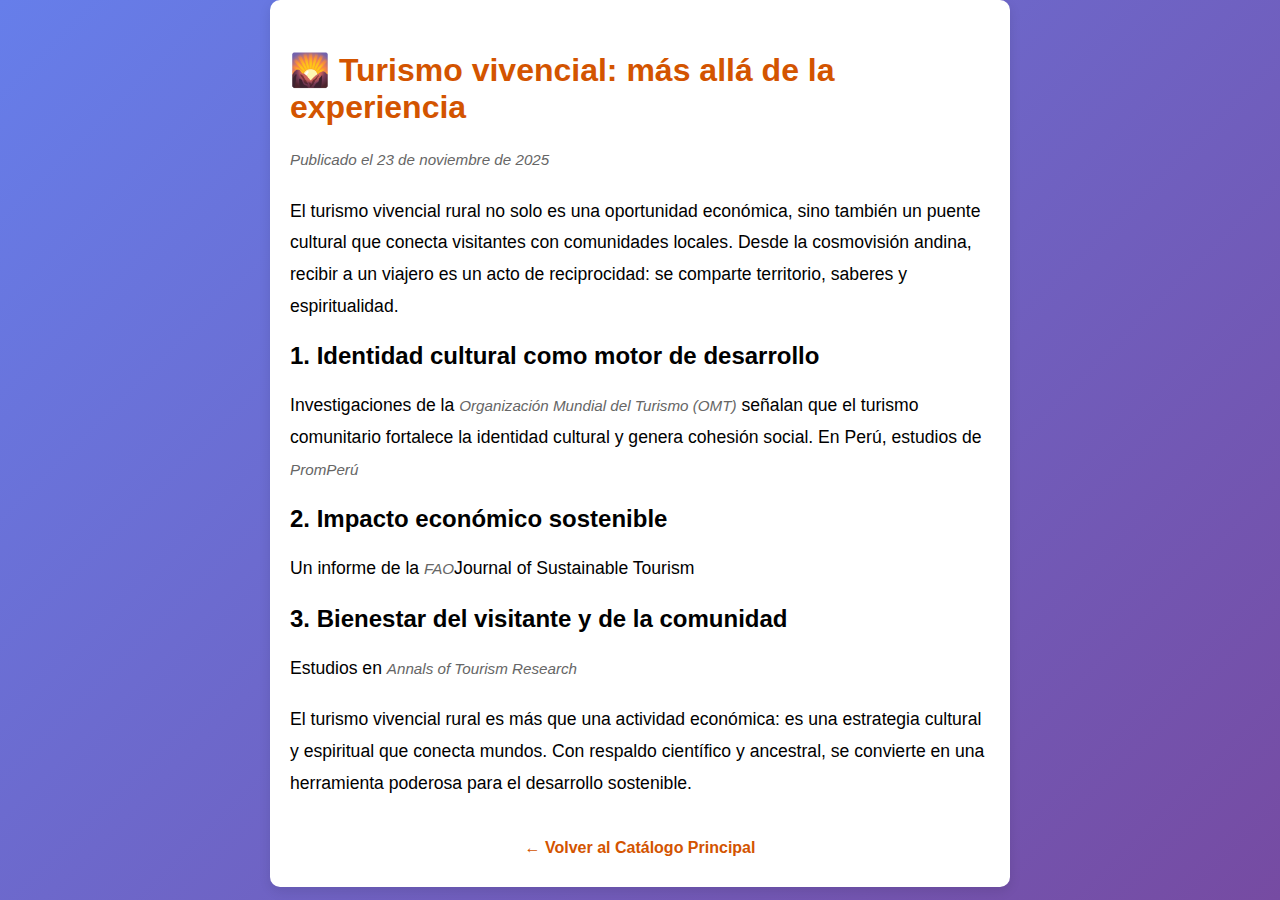
<file: blog/articulo2.html>
<!DOCTYPE html>
<html lang="es">
<head>
  <meta charset="UTF-8">
  <meta name="viewport" content="width=device-width, initial-scale=1.0">
  <title>Turismo vivencial: más allá de la experiencia</title>
  <link rel="stylesheet" href="../estilos.css">
  <style>
    .articulo {
      max-width: 700px;
      margin: auto;
      padding: 30px 20px;
      background-color: #ffffff;
      box-shadow: 0 4px 12px rgba(0,0,0,0.1);
      border-radius: 10px;
    }
    .articulo h1 {
      color: #d35400;
      font-size: 2rem;
      margin-bottom: 10px;
    }
    .articulo p {
      font-size: 1.1rem;
      line-height: 1.8;
      margin-bottom: 20px;
    }
    .articulo em {
      color: #666;
      font-size: 0.95rem;
    }
    .retorno {
      text-align: center;
      margin-top: 40px;
    }
    .retorno a {
      text-decoration: none;
      color: #d35400;
      font-weight: bold;
    }
  </style>
</head>
<body>

  <div class="articulo">
    <h1>🌄 Turismo vivencial: más allá de la experiencia</h1>
    <p><em>Publicado el 23 de noviembre de 2025</em></p>

    <p>El turismo vivencial rural no solo es una oportunidad económica, sino también un puente cultural que conecta visitantes con comunidades locales. Desde la cosmovisión andina, recibir a un viajero es un acto de reciprocidad: se comparte territorio, saberes y espiritualidad.</p>

    <h2>1. Identidad cultural como motor de desarrollo</h2>
    <p>Investigaciones de la <em>Organización Mundial del Turismo (OMT)</em> señalan que el turismo comunitario fortalece la identidad cultural y genera cohesión social. En Perú, estudios de <em>PromPerú</em muestran que los viajeros valoran experiencias auténticas como rituales agrícolas, música tradicional y gastronomía local.</p>

    <h2>2. Impacto económico sostenible</h2>
    <p>Un informe de la <em>FAO</em destaca que el turismo rural puede diversificar ingresos en comunidades agrícolas, reduciendo la migración y fortaleciendo la economía local. Además, investigaciones en <em>Journal of Sustainable Tourism</em confirman que proyectos vivenciales bien gestionados aumentan el ingreso familiar sin deteriorar el entorno.</p>

    <h2>3. Bienestar del visitante y de la comunidad</h2>
    <p>Estudios en <em>Annals of Tourism Research</em muestran que el contacto directo con comunidades rurales mejora el bienestar emocional de los visitantes, generando experiencias transformadoras. Para las comunidades, recibir visitantes con respeto fortalece la autoestima colectiva y la valoración de sus tradiciones.</p>

    <p>El turismo vivencial rural es más que una actividad económica: es una estrategia cultural y espiritual que conecta mundos. Con respaldo científico y ancestral, se convierte en una herramienta poderosa para el desarrollo sostenible.</p>

    <div class="retorno">
      <a href="../index.html">← Volver al Catálogo Principal</a>
    </div>
  </div>

</body>
</html>
</file>
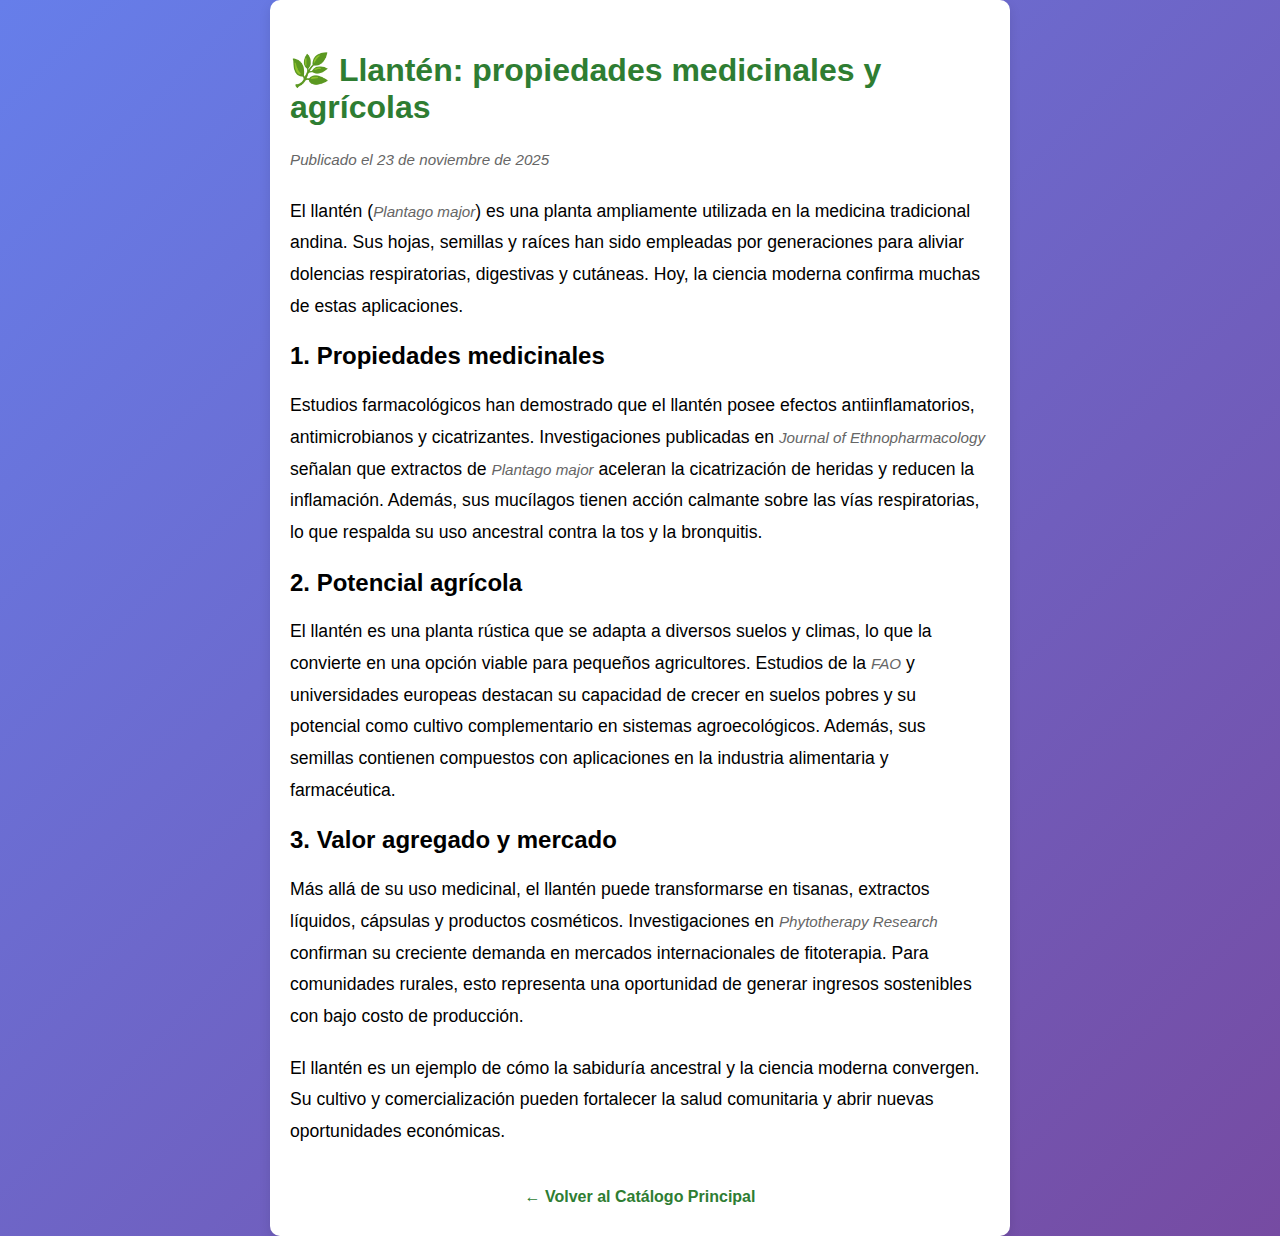
<file: blog/articulo3.html>
<!DOCTYPE html>
<html lang="es">
<head>
  <meta charset="UTF-8">
  <meta name="viewport" content="width=device-width, initial-scale=1.0">
  <title>Llantén: propiedades medicinales y agrícolas</title>
  <link rel="stylesheet" href="../estilos.css">
  <style>
    .articulo {
      max-width: 700px;
      margin: auto;
      padding: 30px 20px;
      background-color: #ffffff;
      box-shadow: 0 4px 12px rgba(0,0,0,0.1);
      border-radius: 10px;
    }
    .articulo h1 {
      color: #2e7d32;
      font-size: 2rem;
      margin-bottom: 10px;
    }
    .articulo p {
      font-size: 1.1rem;
      line-height: 1.8;
      margin-bottom: 20px;
    }
    .articulo em {
      color: #666;
      font-size: 0.95rem;
    }
    .retorno {
      text-align: center;
      margin-top: 40px;
    }
    .retorno a {
      text-decoration: none;
      color: #2e7d32;
      font-weight: bold;
    }
  </style>
</head>
<body>

  <div class="articulo">
    <h1>🌿 Llantén: propiedades medicinales y agrícolas</h1>
    <p><em>Publicado el 23 de noviembre de 2025</em></p>

    <p>El llantén (<em>Plantago major</em>) es una planta ampliamente utilizada en la medicina tradicional andina. Sus hojas, semillas y raíces han sido empleadas por generaciones para aliviar dolencias respiratorias, digestivas y cutáneas. Hoy, la ciencia moderna confirma muchas de estas aplicaciones.</p>

    <h2>1. Propiedades medicinales</h2>
    <p>Estudios farmacológicos han demostrado que el llantén posee efectos antiinflamatorios, antimicrobianos y cicatrizantes. Investigaciones publicadas en <em>Journal of Ethnopharmacology</em> señalan que extractos de <em>Plantago major</em> aceleran la cicatrización de heridas y reducen la inflamación. Además, sus mucílagos tienen acción calmante sobre las vías respiratorias, lo que respalda su uso ancestral contra la tos y la bronquitis.</p>

    <h2>2. Potencial agrícola</h2>
    <p>El llantén es una planta rústica que se adapta a diversos suelos y climas, lo que la convierte en una opción viable para pequeños agricultores. Estudios de la <em>FAO</em> y universidades europeas destacan su capacidad de crecer en suelos pobres y su potencial como cultivo complementario en sistemas agroecológicos. Además, sus semillas contienen compuestos con aplicaciones en la industria alimentaria y farmacéutica.</p>

    <h2>3. Valor agregado y mercado</h2>
    <p>Más allá de su uso medicinal, el llantén puede transformarse en tisanas, extractos líquidos, cápsulas y productos cosméticos. Investigaciones en <em>Phytotherapy Research</em> confirman su creciente demanda en mercados internacionales de fitoterapia. Para comunidades rurales, esto representa una oportunidad de generar ingresos sostenibles con bajo costo de producción.</p>

    <p>El llantén es un ejemplo de cómo la sabiduría ancestral y la ciencia moderna convergen. Su cultivo y comercialización pueden fortalecer la salud comunitaria y abrir nuevas oportunidades económicas.</p>

    <div class="retorno">
      <a href="../index.html">← Volver al Catálogo Principal</a>
    </div>
  </div>

</body>
</html>
</file>
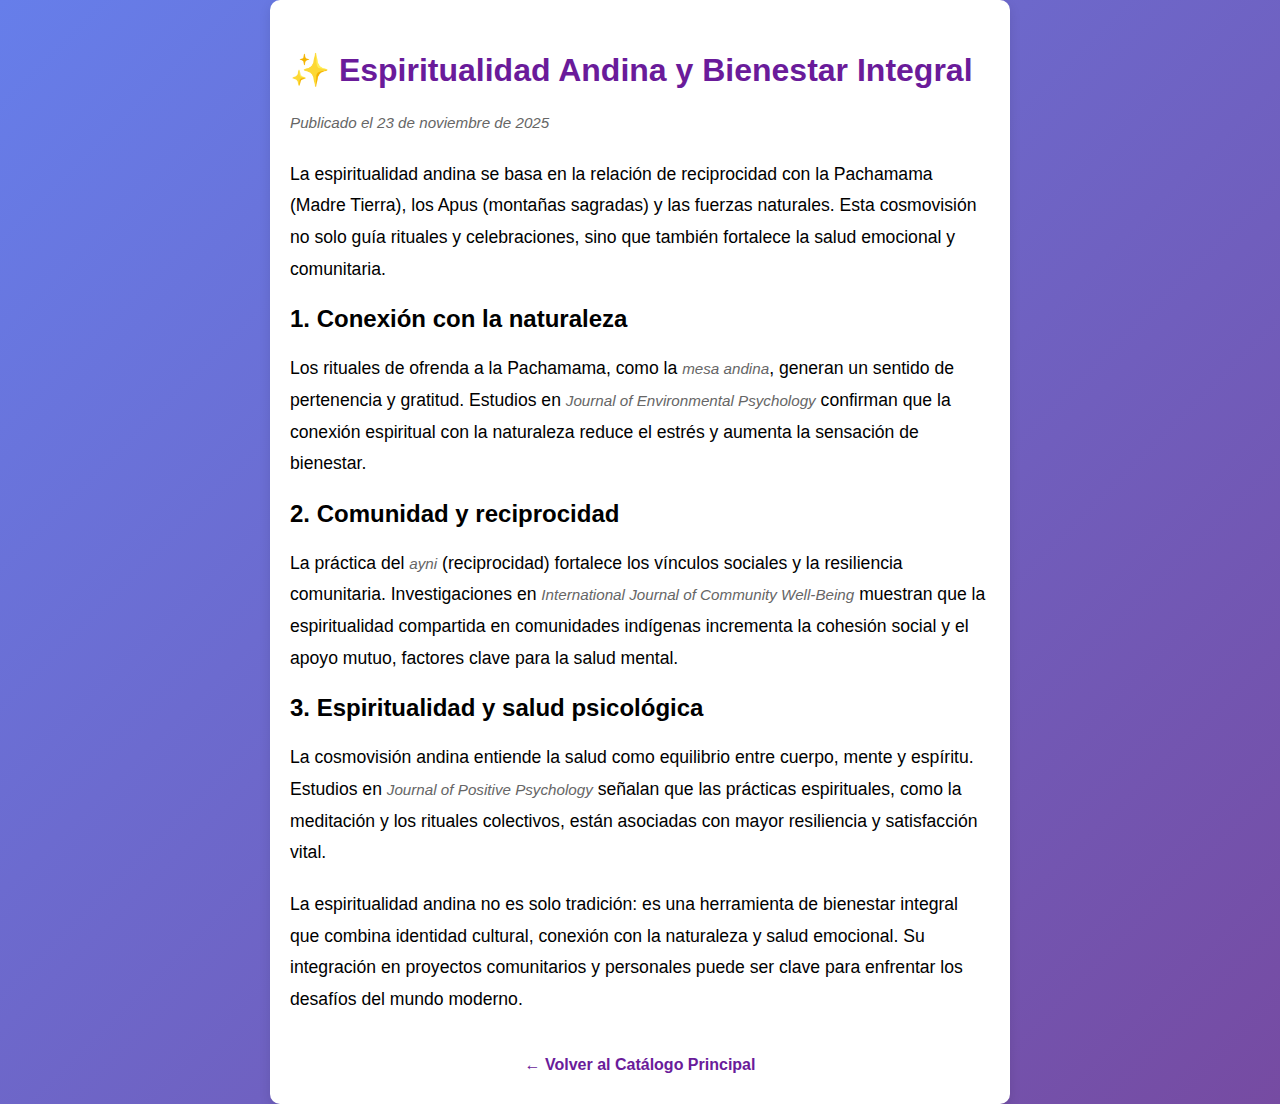
<file: blog/articulo4.html>
<!DOCTYPE html>
<html lang="es">
<head>
  <meta charset="UTF-8">
  <meta name="viewport" content="width=device-width, initial-scale=1.0">
  <title>Espiritualidad Andina y Bienestar Integral</title>
  <link rel="stylesheet" href="../estilos.css">
  <style>
    .articulo {
      max-width: 700px;
      margin: auto;
      padding: 30px 20px;
      background-color: #ffffff;
      box-shadow: 0 4px 12px rgba(0,0,0,0.1);
      border-radius: 10px;
    }
    .articulo h1 {
      color: #6a1b9a;
      font-size: 2rem;
      margin-bottom: 10px;
    }
    .articulo p {
      font-size: 1.1rem;
      line-height: 1.8;
      margin-bottom: 20px;
    }
    .articulo em {
      color: #666;
      font-size: 0.95rem;
    }
    .retorno {
      text-align: center;
      margin-top: 40px;
    }
    .retorno a {
      text-decoration: none;
      color: #6a1b9a;
      font-weight: bold;
    }
  </style>
</head>
<body>

  <div class="articulo">
    <h1>✨ Espiritualidad Andina y Bienestar Integral</h1>
    <p><em>Publicado el 23 de noviembre de 2025</em></p>

    <p>La espiritualidad andina se basa en la relación de reciprocidad con la Pachamama (Madre Tierra), los Apus (montañas sagradas) y las fuerzas naturales. Esta cosmovisión no solo guía rituales y celebraciones, sino que también fortalece la salud emocional y comunitaria.</p>

    <h2>1. Conexión con la naturaleza</h2>
    <p>Los rituales de ofrenda a la Pachamama, como la <em>mesa andina</em>, generan un sentido de pertenencia y gratitud. Estudios en <em>Journal of Environmental Psychology</em> confirman que la conexión espiritual con la naturaleza reduce el estrés y aumenta la sensación de bienestar.</p>

    <h2>2. Comunidad y reciprocidad</h2>
    <p>La práctica del <em>ayni</em> (reciprocidad) fortalece los vínculos sociales y la resiliencia comunitaria. Investigaciones en <em>International Journal of Community Well-Being</em> muestran que la espiritualidad compartida en comunidades indígenas incrementa la cohesión social y el apoyo mutuo, factores clave para la salud mental.</p>

    <h2>3. Espiritualidad y salud psicológica</h2>
    <p>La cosmovisión andina entiende la salud como equilibrio entre cuerpo, mente y espíritu. Estudios en <em>Journal of Positive Psychology</em> señalan que las prácticas espirituales, como la meditación y los rituales colectivos, están asociadas con mayor resiliencia y satisfacción vital.</p>

    <p>La espiritualidad andina no es solo tradición: es una herramienta de bienestar integral que combina identidad cultural, conexión con la naturaleza y salud emocional. Su integración en proyectos comunitarios y personales puede ser clave para enfrentar los desafíos del mundo moderno.</p>

    <div class="retorno">
      <a href="../index.html">← Volver al Catálogo Principal</a>
    </div>
  </div>

</body>
</html>
</file>
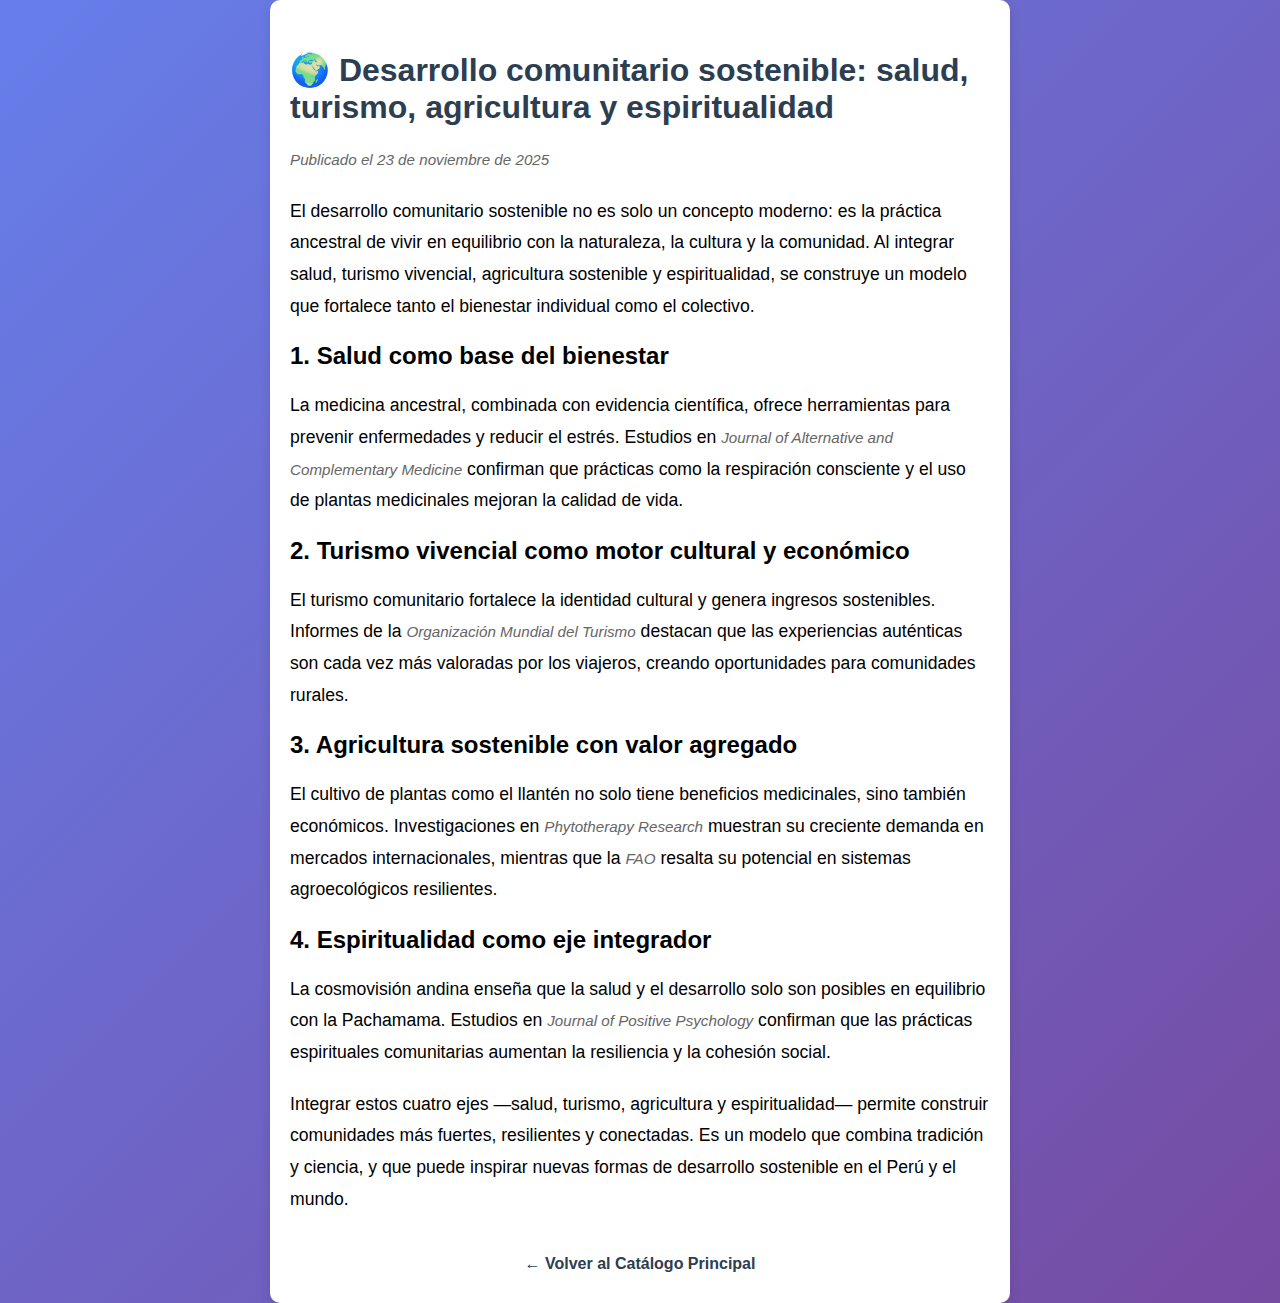
<file: blog/articulo5.html>
<!DOCTYPE html>
<html lang="es">
<head>
  <meta charset="UTF-8">
  <meta name="viewport" content="width=device-width, initial-scale=1.0">
  <title>Desarrollo comunitario sostenible: salud, turismo, agricultura y espiritualidad</title>
  <link rel="stylesheet" href="../estilos.css">
  <style>
    .articulo {
      max-width: 700px;
      margin: auto;
      padding: 30px 20px;
      background-color: #ffffff;
      box-shadow: 0 4px 12px rgba(0,0,0,0.1);
      border-radius: 10px;
    }
    .articulo h1 {
      color: #2c3e50;
      font-size: 2rem;
      margin-bottom: 10px;
    }
    .articulo p {
      font-size: 1.1rem;
      line-height: 1.8;
      margin-bottom: 20px;
    }
    .articulo em {
      color: #666;
      font-size: 0.95rem;
    }
    .retorno {
      text-align: center;
      margin-top: 40px;
    }
    .retorno a {
      text-decoration: none;
      color: #2c3e50;
      font-weight: bold;
    }
  </style>
</head>
<body>

  <div class="articulo">
    <h1>🌍 Desarrollo comunitario sostenible: salud, turismo, agricultura y espiritualidad</h1>
    <p><em>Publicado el 23 de noviembre de 2025</em></p>

    <p>El desarrollo comunitario sostenible no es solo un concepto moderno: es la práctica ancestral de vivir en equilibrio con la naturaleza, la cultura y la comunidad. Al integrar salud, turismo vivencial, agricultura sostenible y espiritualidad, se construye un modelo que fortalece tanto el bienestar individual como el colectivo.</p>

    <h2>1. Salud como base del bienestar</h2>
    <p>La medicina ancestral, combinada con evidencia científica, ofrece herramientas para prevenir enfermedades y reducir el estrés. Estudios en <em>Journal of Alternative and Complementary Medicine</em> confirman que prácticas como la respiración consciente y el uso de plantas medicinales mejoran la calidad de vida.</p>

    <h2>2. Turismo vivencial como motor cultural y económico</h2>
    <p>El turismo comunitario fortalece la identidad cultural y genera ingresos sostenibles. Informes de la <em>Organización Mundial del Turismo</em> destacan que las experiencias auténticas son cada vez más valoradas por los viajeros, creando oportunidades para comunidades rurales.</p>

    <h2>3. Agricultura sostenible con valor agregado</h2>
    <p>El cultivo de plantas como el llantén no solo tiene beneficios medicinales, sino también económicos. Investigaciones en <em>Phytotherapy Research</em> muestran su creciente demanda en mercados internacionales, mientras que la <em>FAO</em> resalta su potencial en sistemas agroecológicos resilientes.</p>

    <h2>4. Espiritualidad como eje integrador</h2>
    <p>La cosmovisión andina enseña que la salud y el desarrollo solo son posibles en equilibrio con la Pachamama. Estudios en <em>Journal of Positive Psychology</em> confirman que las prácticas espirituales comunitarias aumentan la resiliencia y la cohesión social.</p>

    <p>Integrar estos cuatro ejes —salud, turismo, agricultura y espiritualidad— permite construir comunidades más fuertes, resilientes y conectadas. Es un modelo que combina tradición y ciencia, y que puede inspirar nuevas formas de desarrollo sostenible en el Perú y el mundo.</p>

    <div class="retorno">
      <a href="../index.html">← Volver al Catálogo Principal</a>
    </div>
  </div>

</body>
</html>
</file>
<file: estilos.css>
/* Estilos generales */
body {
    font-family: 'Arial', sans-serif;
    margin: 0;
    padding: 0;
    background: linear-gradient(135deg, #667eea 0%, #764ba2 100%);
    min-height: 100vh;
}

/* Banner superior */
.banner {
    background-image: url('fondo-11.png');
    background-size: cover;
    background-position: center;
    height: 300px;
    display: flex;
    align-items: center;
    justify-content: center;
    text-align: center;
    color: white;
    text-shadow: 2px 2px 4px rgba(0,0,0,0.5);
}

.banner-content h1 {
    font-size: 2.5rem;
    margin: 0;
}

.banner-content p {
    font-size: 1.2rem;
    margin: 10px 0 0 0;
}

/* Contenedor principal */
.container {
    display: grid;
    grid-template-columns: repeat(auto-fit, minmax(300px, 1fr));
    gap: 25px;
    padding: 40px 20px;
    max-width: 1000px;
    margin: 0 auto;
    min-height: 60vh;
}

/* Productos */
.producto {
    background: white;
    padding: 30px;
    border-radius: 15px;
    box-shadow: 0 10px 30px rgba(0,0,0,0.2);
    text-align: center;
    transition: transform 0.3s ease;
    display: flex;
    flex-direction: column;
    justify-content: space-between;
}

.producto:hover {
    transform: translateY(-5px);
}

.producto h2 {
    font-size: 1.8rem;
    color: #333;
    margin-bottom: 15px;
}

.producto p {
    font-size: 1.1rem;
    color: #666;
    margin-bottom: 20px;
    flex-grow: 1;
}

/* Botones - CENTRADOS */
.btn-comprar, .btn-gratis {
    display: block;
    padding: 15px 30px;
    font-size: 1.2rem;
    text-decoration: none;
    border-radius: 50px;
    font-weight: bold;
    transition: all 0.3s ease;
    margin: 10px auto;
    text-align: center;
    width: 80%;
    max-width: 250px;
}

.btn-comprar {
    background: #28a745;
    color: white;
}

.btn-comprar:hover {
    background: #218838;
    transform: scale(1.05);
}

.btn-gratis {
    background: #007bff;
    color: white;
}

.btn-gratis:hover {
    background: #0056b3;
    transform: scale(1.05);
}

/* Frase inspiradora para llenar espacio */
.frase-inspiradora {
    text-align: center;
    color: white;
    font-size: 1.3rem;
    font-style: italic;
    margin: 40px 0;
    padding: 0 20px;
    line-height: 1.6;
}

/* Responsive */
@media (max-width: 768px) {
    .banner-content h1 {
        font-size: 2rem;
    }
    
    .container {
        grid-template-columns: 1fr;
        padding: 20px 10px;
    }
    
    .btn-comprar, .btn-gratis {
        width: 90%;
    }
}
</file>
